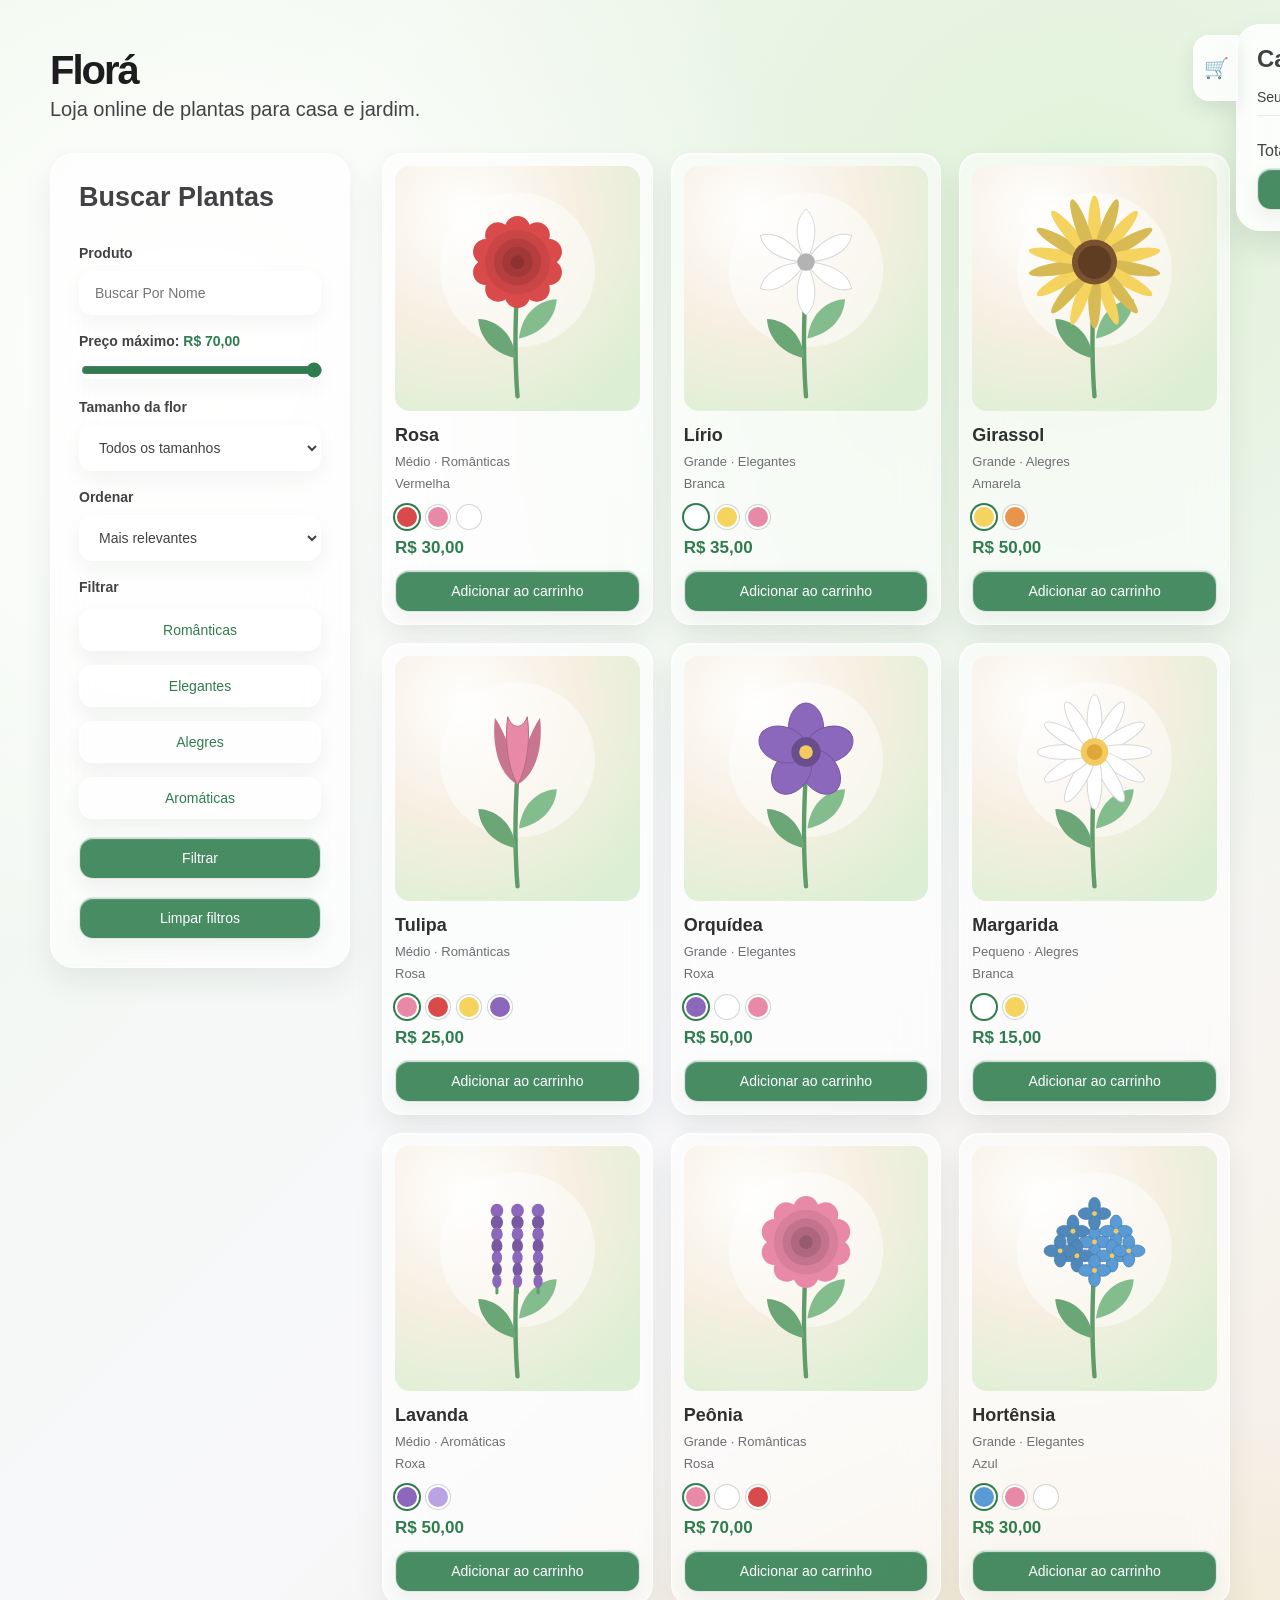
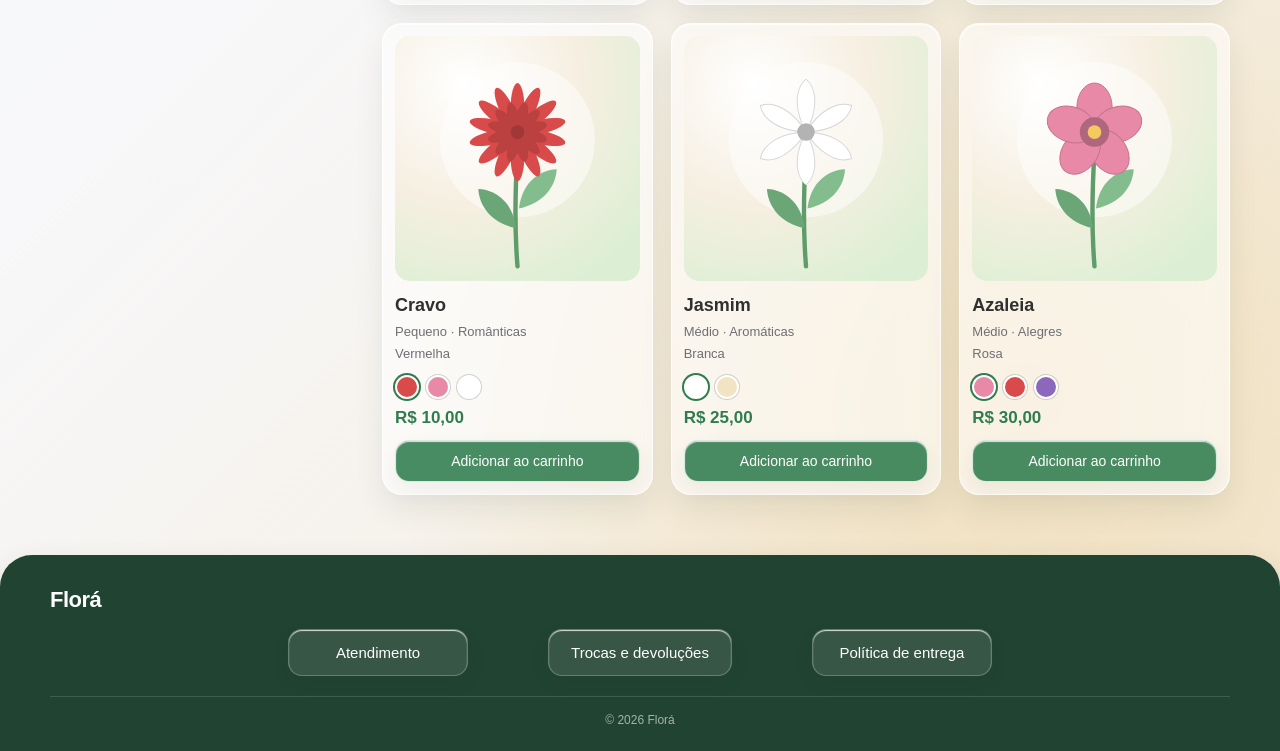
<file: index.html>
<!doctype html>
<html lang="pt-BR">
  <head>
    <meta charset="UTF-8" />
    <meta name="viewport" content="width=device-width, initial-scale=1.0" />
    <link rel="stylesheet" href="./style.css" />
    <title>Florá</title>
  </head>

  <body>
    <header class="container">
      <h1>Florá</h1>

      <p>Loja online de plantas para casa e jardim.</p>
    </header>

    <section id="carrinho-aba" class="carrinho-aba">
      <h2>Carrinho</h2>

      <ul id="lista-carrinho"></ul>

      <p>
        Total:
        <strong id="total-carrinho"> R$ 0,00 </strong>
      </p>

      <button id="finalizar-compra" class="button button-primary" type="button">
        Finalizar compra
      </button>
    </section>

    <main class="container">
      <section>
        <h2>Buscar Plantas</h2>

        <form id="filtros">
          <label for="busca">Produto</label>

          <input
            id="busca"
            name="busca"
            type="search"
            placeholder="Buscar Por Nome"
          />

          <label for="preco"
            >Preço máximo: <output id="preco-valor">R$ 50,00</output></label
          >

          <input id="preco" name="preco" type="range" min="0" step="1" />

          <label for="tamanho">Tamanho da flor</label>

          <select id="tamanho" name="tamanho">
            <option value="todos">Todos os tamanhos</option>

            <option value="Pequeno">Pequeno</option>

            <option value="Médio">Médio</option>

            <option value="Grande">Grande</option>
          </select>

          <label for="ordenacao">Ordenar</label>

          <select id="ordenacao" name="ordenacao">
            <option value="relevancia">Mais relevantes</option>

            <option value="menor-preco">Menor preço</option>

            <option value="maior-preco">Maior preço</option>
          </select>

          <label for="filtros">Filtrar</label>

          <button class="button filtro" type="button">Românticas</button>

          <button class="button filtro" type="button">Elegantes</button>

          <button class="button filtro" type="button">Alegres</button>

          <button class="button filtro" type="button">Aromáticas</button>

          <button id="filtrar" class="button button-primary" type="button">
            Filtrar
          </button>

          <button id="limpar" class="button button-primary" type="reset">
            Limpar filtros
          </button>
        </form>
      </section>

      <section class="produtos-aba">
        <ul id="lista-produtos"></ul>
      </section>
    </main>

    <footer class="container">
      <div class="footer-topo">
        <p class="footer-marca">Florá</p>

        <nav class="footer-links">
          <button class="button" type="button">Atendimento</button>
          <button class="button" type="button">Trocas e devoluções</button>
          <button class="button" type="button">Política de entrega</button>
        </nav>
      </div>
      <p class="footer-copyright">&copy; 2026 Florá</p>
    </footer>
    <script src="./script.js"></script>
  </body>
</html>
</file>
<file: style.css>
* {
  box-sizing: border-box;
}

body {
  min-height: 100vh;
  margin: 0;
  padding: 50px 24px 0;

  background:
    radial-gradient(circle at 15% 15%, #ffffff 0, transparent 28%),
    radial-gradient(circle at 85% 10%, #dff2d7 0, transparent 30%),
    radial-gradient(circle at 80% 85%, #f0dfbd 0, transparent 28%),
    linear-gradient(135deg, #eef7ea, #f8f8fb 48%, #f3ead7);

  color: #1d1d1f;

  font-family:
    "SF Pro Text",
    "SF Pro Display",
    -apple-system,
    BlinkMacSystemFont,
    "Segoe UI",
    sans-serif;
  font-size: 14px;
}

.container {
  width: min(1180px, 100%);
  margin: 0 auto;
}

/* =========================
  CABEÇALHO
========================= */

header {
  margin-bottom: 32px;
}

header h1 {
  margin: 0 0 8px;
  font-size: 40px;
  line-height: 1;
  letter-spacing: -2px;
}

header p {
  margin: 0;
  color: #424245;
  font-size: 20px;
}

/* =========================
  CONTEÚDO PRINCIPAL
========================= */

main.container {
  margin-top: 32px;
  display: flex;
  gap: 32px;
  align-items: flex-start;
}

/* =========================
  ÁREA DE BUSCA
========================= */

main > section:first-child {
  flex: 0 0 300px;
  padding: 28px;
  border: 1px solid rgba(255, 255, 255, 0.8);
  border-radius: 24px;
  background: rgba(255, 255, 255, 0.58);
  box-shadow:
    inset 0 1px 1px rgba(255, 255, 255, 0.8),
    0 14px 30px rgba(31, 56, 40, 0.08);

  backdrop-filter: blur(18px);
}

main > section:first-child h2 {
  margin: 0 0 24px;
  color: #424245;
  font-size: 27px;
}

.legenda-rega {
  display: flex;
  flex-direction: column;
  gap: 6px;
  margin-bottom: 18px;
  padding: 12px;
  border-left: 3px solid #5b9bd5;
  background: rgba(91, 155, 213, 0.08);
  color: #424245;
  font-size: 12px;
}

.legenda-rega strong {
  margin-bottom: 2px;
  font-size: 13px;
}

form {
  display: flex;
  flex-direction: column;
  gap: 10px;
}

label {
  margin-top: 8px;
  color: #424245;
  font-weight: 600;
}

input,
select {
  width: 100%;
  padding: 13px 15px;

  border: 1px solid rgba(255, 255, 255, 0.8);
  border-radius: 14px;

  outline: none;

  background: rgba(255, 255, 255, 0.62);

  box-shadow:
    inset 0 1px 1px rgba(255, 255, 255, 0.8),
    0 8px 20px rgba(31, 56, 40, 0.05);

  font: inherit;
  color: #424245;
}

input[type="range"] {
  width: 100%;
  padding: 0;
  accent-color: #2f7d4f;
  cursor: pointer;
}

output {
  color: #2f7d4f;
  font-weight: 700;
}

.cor {
  flex: 0 0 24px;
  width: 24px;
  height: 24px;
  padding: 0;
  border: 2px solid #ffffff;
  border-radius: 50%;
  box-shadow: 0 0 0 1px rgba(31, 56, 40, 0.2);
  cursor: pointer;
  transition: transform 0.15s ease;
}

.cor.selecionado {
  box-shadow: 0 0 0 2px #2f7d4f;
}

.cor:not(.selecionado):hover {
  transform: scale(1.15);
}

/* Cores dentro do card do produto */

.cores-produto {
  display: flex;
  flex-wrap: wrap;
  gap: 7px;
  margin-top: 10px;
}

/* Cor no carrinho */

.etiqueta-cor {
  display: inline-block;

  width: 10px;
  height: 10px;

  margin-left: 4px;

  border: 1px solid #ffffff;
  border-radius: 50%;

  box-shadow: 0 0 0 1px rgba(31, 56, 40, 0.2);

  vertical-align: middle;
}

.nome-cor {
  color: #6e6e73;
  font-size: 12px;
}

input:focus,
select:focus {
  border-color: #2f7d4f;
}

/* =========================
  BOTÕES
========================= */

.button {
  width: 100%;
  margin-top: 8px;
  padding: 12px 14px;

  border: 1px solid rgba(255, 255, 255, 0.8);
  border-radius: 14px;

  background: rgba(255, 255, 255, 0.58);

  color: #2f7d4f;

  font: inherit;
  text-align: center;

  cursor: pointer;

  box-shadow:
    inset 0 1px 1px rgba(255, 255, 255, 0.8),
    0 8px 20px rgba(31, 56, 40, 0.06);

  transition:
    background 0.2s ease,
    transform 0.2s ease;
}

.button:hover {
  background: rgba(255, 255, 255, 0.85);
  transform: translateY(-1px);
}

.button-primary {
  background: rgba(47, 125, 79, 0.88);
  color: #ffffff;
}

.button-primary:hover {
  background: #2f7d4f;
}

/* =========================
   CATEGORIAS
========================= */

.filtro {
  margin-top: 4px;
}

.filtro.selecionado {
  background: #2f7d4f;
  color: #ffffff;
}

/* =========================
   PRODUTOS
========================= */

.produtos-aba {
  flex:1;
  min-width: 0;
}

.produtos-aba h2 {
  margin: 0 0 18px;

  color: #424245;
  font-size: 36px;
  line-height: 1;
}

/* Grade dos produtos */

#lista-produtos {
  display: flex;

  flex-wrap: wrap;

  gap: 18px;

  margin: 0;
  padding: 0;

  list-style: none;
}

/* Card */

#lista-produtos > li {
  display: flex;
  min-width: 0;
  flex: 0 1 calc((100% - 36px) / 3);
  flex-direction: column;

  padding: 12px;

  border: 1px solid rgba(255, 255, 255, 0.8);
  border-radius: 20px;

  background: rgba(255, 255, 255, 0.58);

  box-shadow:
    inset 0 1px 1px rgba(255, 255, 255, 0.8),
    0 14px 30px rgba(31, 56, 40, 0.08);

  backdrop-filter: blur(18px);

  transition:
    transform 0.2s ease,
    box-shadow 0.2s ease;
}

#lista-produtos > li:hover {
  transform: translateY(-3px);

  box-shadow:
    inset 0 1px 1px rgba(255, 255, 255, 0.8),
    0 18px 35px rgba(31, 56, 40, 0.12);
}

/* Imagem */

#lista-produtos img {
  display: block;

  width: 100%;
  aspect-ratio: 1 / 1;

  margin-bottom: 12px;

  border-radius: 15px;

  object-fit: cover;
  object-position: center;

  background: #f5f1e8;
}

/* Informações */

#lista-produtos h3 {
  margin: 2px 0 5px;

  color: #303030;
  font-size: 18px;
}

#lista-produtos p {
  margin: 2px 0;

  color: #6e6e73;

  font-size: 13px;
  line-height: 1.4;
}

#lista-produtos .rega {
  min-height: 18px;
  color: #3f8edb;
  font-size: 16px;
  letter-spacing: 2px;
}

#lista-produtos strong {
  display: block;

  margin-top: 9px;

  color: #2f7d4f;
  font-size: 17px;
}

/* Botão do produto */

#lista-produtos .button {
  margin-top: 12px;
}

/* =========================
   CARRINHO LATERAL
========================= */

.carrinho-aba {
  position: fixed;

  right: 0;
  top: 24px;

  z-index: 20;

  width: 330px;
  padding: 20px;

  border: 1px solid rgba(255, 255, 255, 0.8);
  border-right: 0;

  border-radius: 24px 0 0 24px;

  background: rgba(255, 255, 255, 0.84);

  box-shadow:
    inset 0 1px 1px rgba(255, 255, 255, 0.8),
    0 14px 30px rgba(31, 56, 40, 0.12);

  backdrop-filter: blur(18px);

  transform: translateX(calc(100% - 44px));

  transition: transform 0.3s ease;
}

/* Aba visível */

.carrinho-aba::before {
  content: "🛒";

  position: absolute;

  left: -44px;
  top: 10px;

  width: 44px;
  height: 64px;

  display: flex;

  align-items: center;
  justify-content: center;

  border: 1px solid rgba(255, 255, 255, 0.8);
  border-right: 0;

  border-radius: 16px 0 0 16px;

  background: rgba(255, 255, 255, 0.84);

  box-shadow:
    inset 0 1px 1px rgba(255, 255, 255, 0.8),
    0 8px 20px rgba(31, 56, 40, 0.1);

  backdrop-filter: blur(18px);

  font-size: 20px;
}

/* Abrir */

.carrinho-aba:hover {
  transform: translateX(0);
}
.carrinho-aba.destaque {          
  transform: translateX(0);
}

.carrinho-aba h2 {
  margin: 0 0 16px;

  color: #424245;
  font-size: 24px;
}

/* Lista */

#lista-carrinho {
  margin: 0;
  padding: 0;

  max-height: 55vh;
  overflow-y: auto;

  list-style: none;
}

.item-total {
  color: #2f7d4f;
  font-weight: 700;
}

#lista-carrinho li {
  display: flex;

  justify-content: space-between;
  align-items: center;

  gap: 8px;

  margin-bottom: 10px;
  padding-bottom: 10px;

  border-bottom: 1px solid rgba(47, 125, 79, 0.12);

  color: #424245;

  font-size: 14px;
}

.quantidade {
  display: flex;
  align-items: center;
  gap: 8px;
}

.quantidade span {
  min-width: 20px;
  color: #424245;
  text-align: center;
  font-size: 13px;
}

.quantidade_botao {
  width: 25px;
  height: 25px;
  padding: 0;

  border: 1px solid rgba(47, 125, 79, 0.2);
  border-radius: 8px;

  background: rgba(47, 125, 79, 0.08);
  color: #2f7d4f;

  font-size: 16px;
  cursor: pointer;
}

.quantidade_botao:hover {
  background: rgba(47, 125, 79, 0.18);
}

/* Botão remover */

#lista-carrinho .button {
  width: auto;

  margin: 0;
  padding: 7px 10px;

  font-size: 12px;
}

/* Total */

.carrinho-aba > p {
  margin: 16px 0 0;

  color: #424245;
  font-size: 16px;
}

#total-carrinho {
  margin-left: 5px;
}

/* =========================
   RODAPÉ
========================= */

footer.container {
  display: flex;
  flex-direction: column;
  gap: 20px;

  width: 100vw;
  max-width: none;

  margin-top: 60px;
  margin-left: calc(50% - 50vw);

  padding: 32px max(24px, calc((100vw - 1180px) / 2)) 24px;
  border-radius: 32px 32px 0 0;
  background: #214332;

  box-shadow: 0 14px 30px rgba(31, 56, 40, 0.16);
}
.footer-topo {
  display: flex;
  flex-wrap: wrap;
  justify-content: space-between;
  align-items: center;
  gap: 16px;
}
.footer-marca {
  flex-basis: 100%;
  margin: 0;
  color: #ffffff;
  font-size: 22px;
  font-weight: 700;
  letter-spacing: -0.5px;
}

.footer-links {
  display: flex;
  flex-wrap: wrap;
  justify-content: center;
  width: 100%;   
  gap: 80px;
}
footer .button {
  width: auto;
  flex: 0 0 auto;
  min-width: 180px;
  margin: 0;
  padding: 14px 22px; 
  border-color: rgba(255, 255, 255, 0.24);
  font-size: 15px;  
  background: rgba(255, 255, 255, 0.1);
  color: #ffffff;
}

footer .button:hover {
  background: rgba(255, 255, 255, 0.18);
}
.footer-copyright {
  margin: 0;
  padding-top: 16px;
  border-top: 1px solid rgba(255, 255, 255, 0.14);
  color: rgba(255, 255, 255, 0.6);
  font-size: 12px;
  text-align: center;
}

/* =========================
  TABLET
========================= */

@media (max-width: 1050px) {
  main.container {
    gap: 24px;
  }
  main > section:first-child {
    flex-basis: 280px;
  }
  #lista-produtos > li {
    flex-basis: calc((100% - 18px) / 2);
  }
}

/* =========================
   CELULAR
========================= */

@media (max-width: 700px) {
  body {
    padding: 35px 16px 0px;
  }

  header h1 {
    font-size: 40px;
  }

  header p {
    font-size: 17px;
  }

  main.container {
    display: block;
  }

  main > section:first-child {
    margin-bottom: 30px;
  }

  .produtos-aba h2 {
    font-size: 30px;
  }

  #lista-produtos > li {
    flex-basis: 100%;
  }

  .carrinho-aba {
    top: 16px;
    width: 320px;
  }

  footer.container {
    margin-left: calc(50% - 50vw);
    padding-inline: 16px;
  }
  .footer-links {
    flex-direction: column;
    align-items: center;
    gap: 14px;
  }
  footer .button {
    width: 100%;
    max-width: 280px;
  }
}

/* =========================
   CELULAR PEQUENO
========================= */

@media (max-width: 450px) {
  body {
    padding-inline: 12px;
  }

  main > section:first-child {
    padding: 20px;
  }

  .carrinho-aba {
    width: 290px;
  }

  footer .button {
    min-width: 100%;
  }
}
</file>
